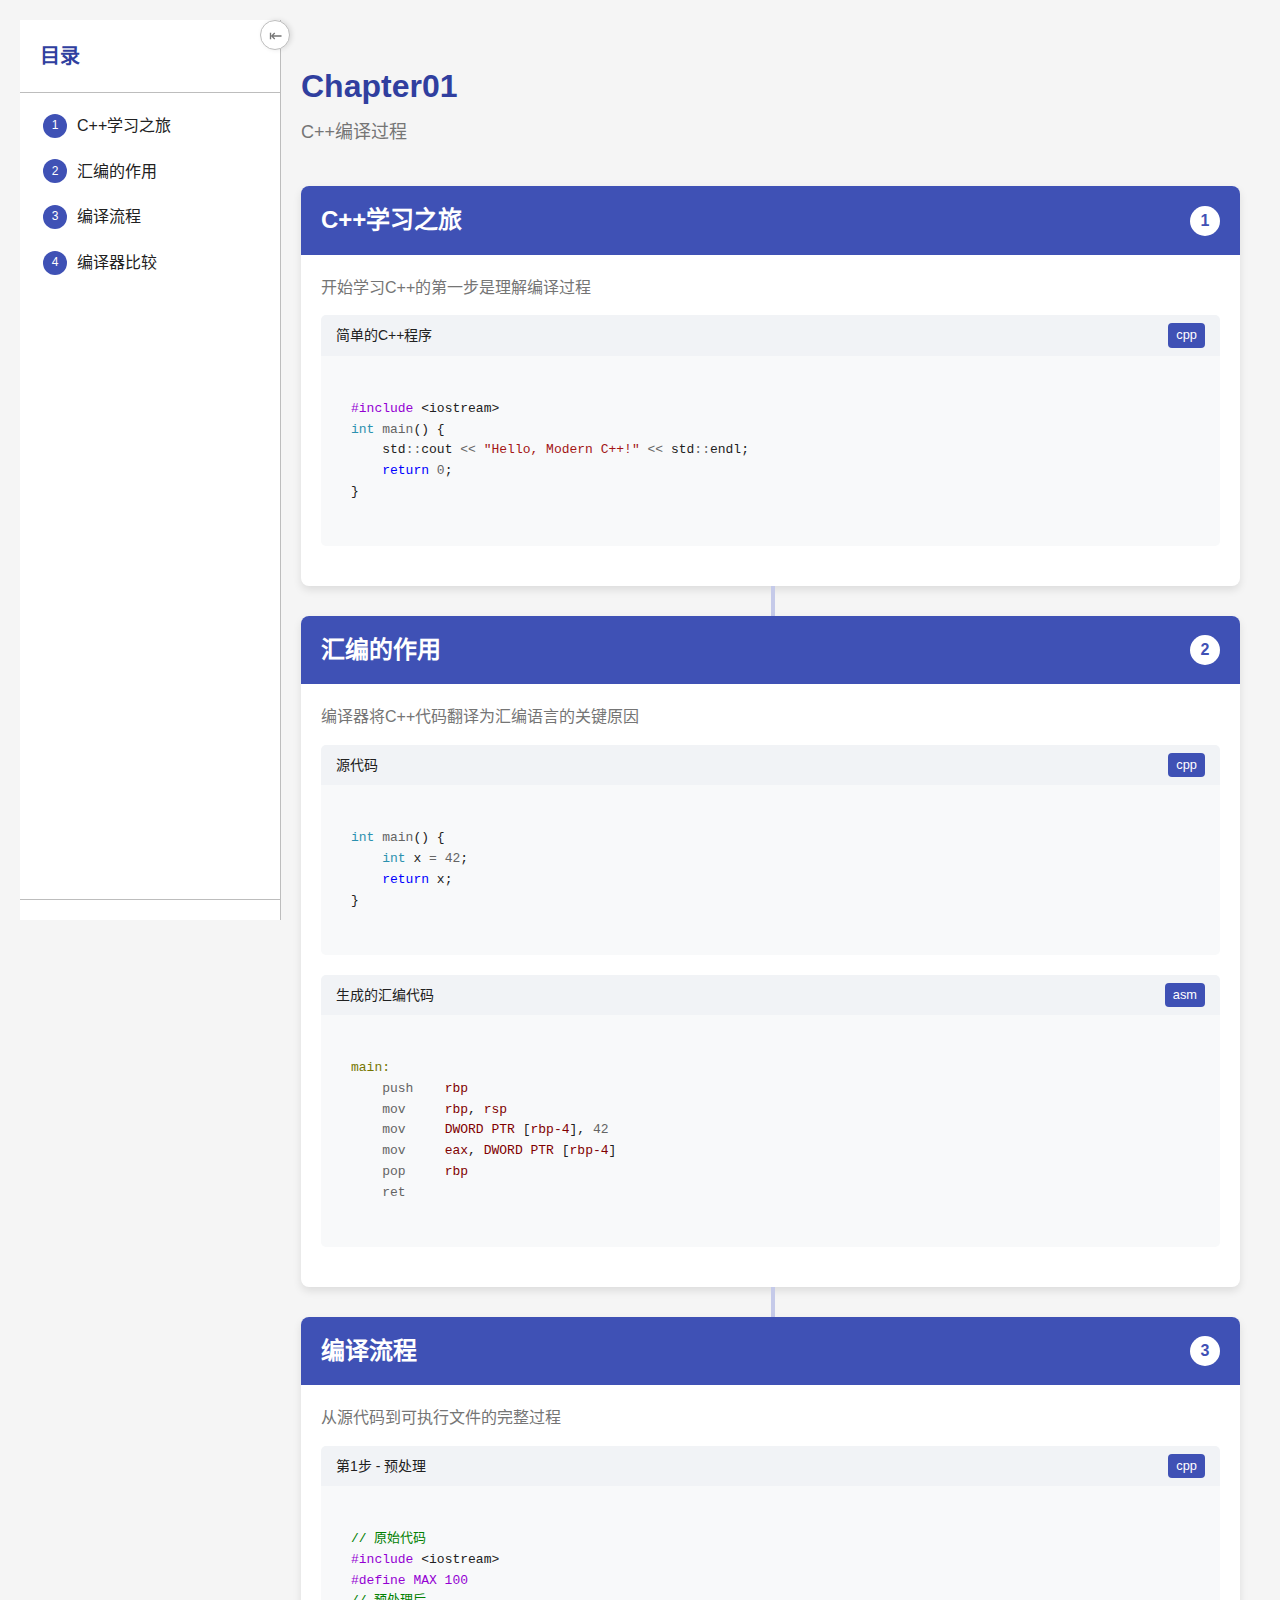
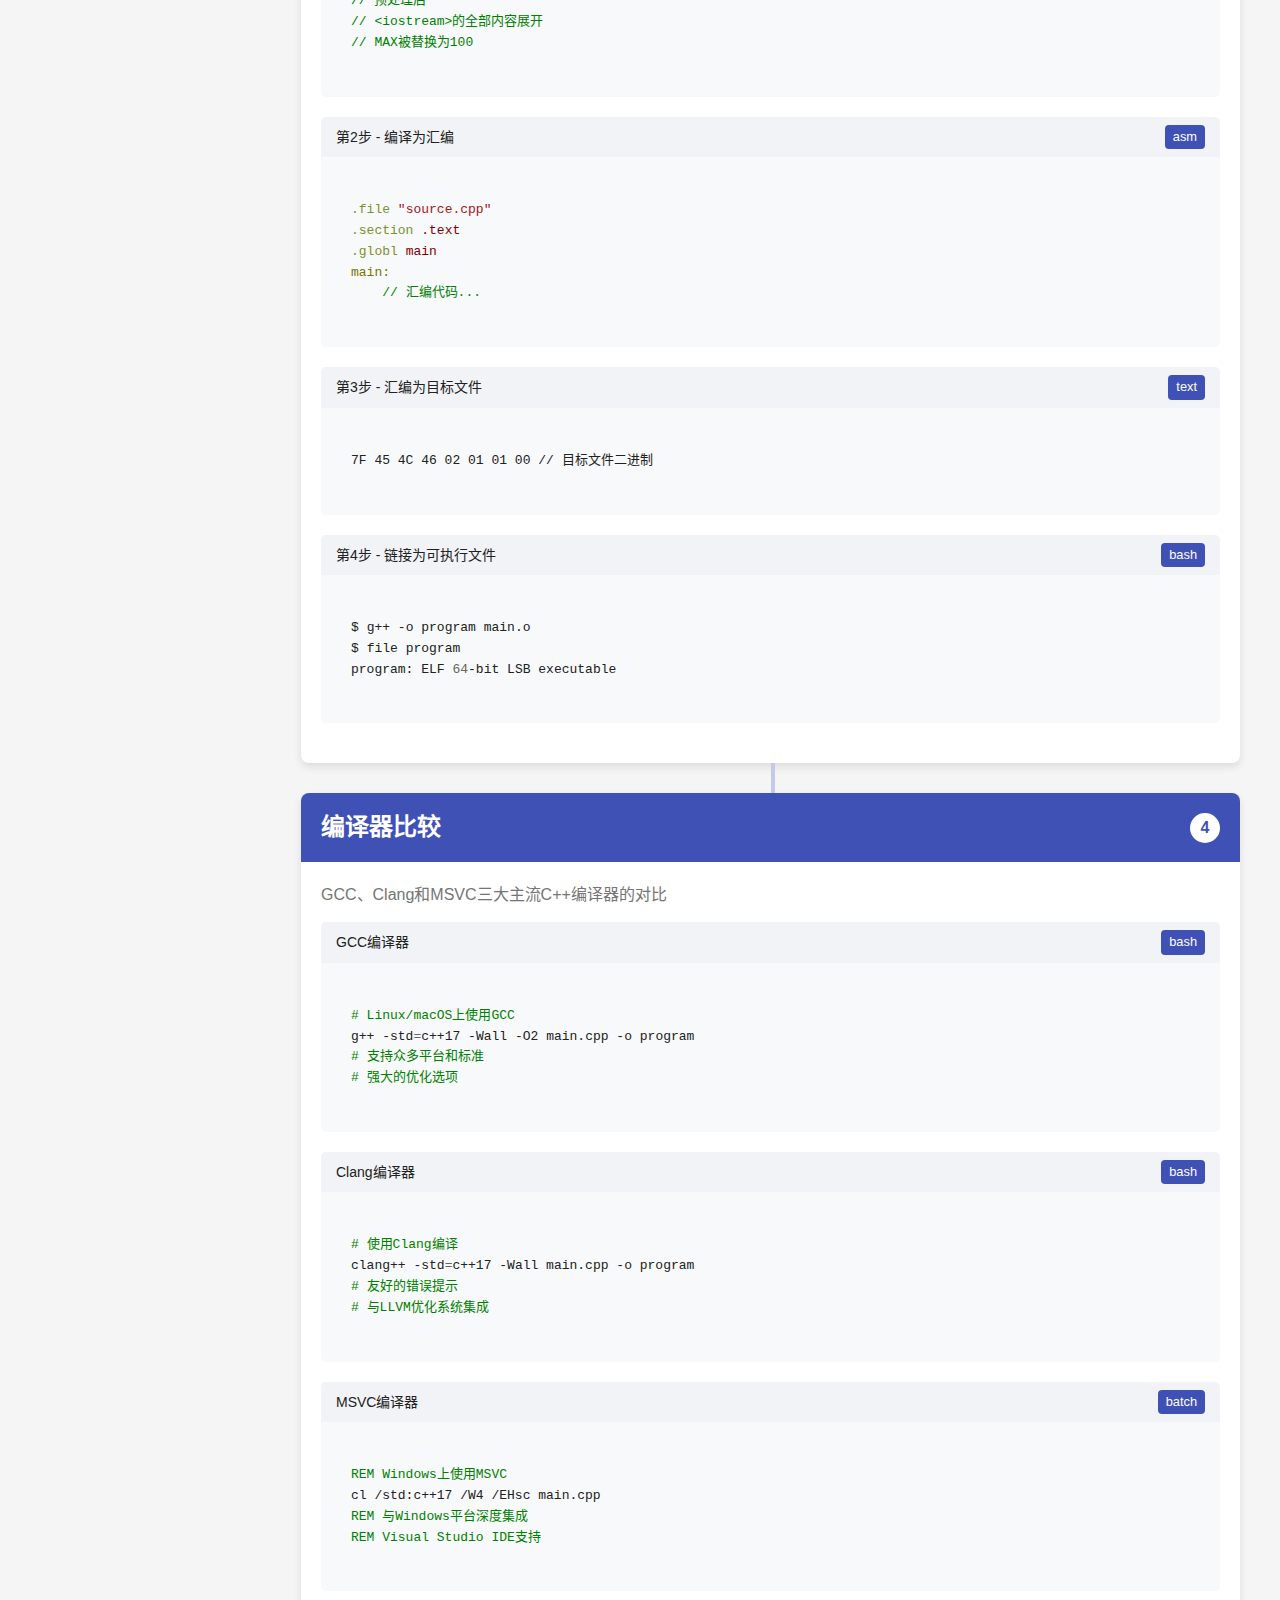
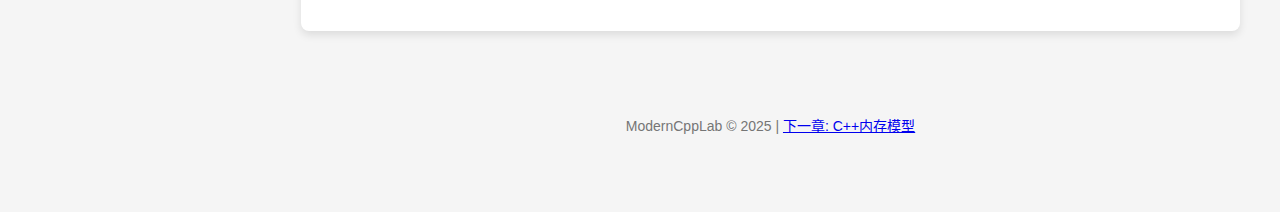
<file: index.html>
<!DOCTYPE html>
<html lang="zh-CN">
<head>
    <meta charset="UTF-8">
    <meta name="viewport" content="width=device-width, initial-scale=1.0">
    <title>Chapter01 - ModernCppLab</title>
    <link rel="stylesheet" href="../static/css/style.css">
</head>
<body>
    <div class="container">
        <!-- 侧边导航栏 -->
        <aside class="sidebar">
            <div class="sidebar-header">
                <h3>目录</h3>
            </div>
            <nav class="sidebar-nav">
                <ul class="nav-list">
                    
                    <li class="nav-item">
                        <a href="#card-1" class="nav-link">
                            <span class="nav-number">1</span>
                            <span class="nav-text">C++学习之旅</span>
                        </a>
                    </li>
                    
                    <li class="nav-item">
                        <a href="#card-2" class="nav-link">
                            <span class="nav-number">2</span>
                            <span class="nav-text">汇编的作用</span>
                        </a>
                    </li>
                    
                    <li class="nav-item">
                        <a href="#card-3" class="nav-link">
                            <span class="nav-number">3</span>
                            <span class="nav-text">编译流程</span>
                        </a>
                    </li>
                    
                    <li class="nav-item">
                        <a href="#card-4" class="nav-link">
                            <span class="nav-number">4</span>
                            <span class="nav-text">编译器比较</span>
                        </a>
                    </li>
                    
                </ul>
            </nav>
            <div class="sidebar-footer">
                <!-- 内部按钮移除 -->
            </div>

            <!-- 新增：固定位置的切换按钮 -->
            <button id="toggle-sidebar" class="toggle-button fixed-toggle">
                <span>&#x21E4;</span>
            </button>
        </aside>

        <!-- 主内容区域 -->
        <main class="main-content">
            <header>
                <h1>Chapter01</h1>
                <div class="subtitle">C++编译过程</div>
            </header>

            <div class="learning-path">
                
                    <div id="card-1" class="card card-connected">
    <div class="card-header">
        <h2>C++学习之旅</h2>
        <div class="step-number">1</div>
    </div>
    <div class="card-body">
        
        <div class="description">
            开始学习C++的第一步是理解编译过程
        </div>
        

        
            <div class="code-container">
                <div class="code-header">
                    <span>简单的C++程序</span>
                    <span class="language-badge">cpp</span>
                </div>
                <div class="code-block">
                    <div class="code-block"><pre><span></span><span class="cp">#include</span><span class="w"> </span><span class="cpf">&lt;iostream&gt;</span>
<span class="kt">int</span><span class="w"> </span><span class="nf">main</span><span class="p">()</span><span class="w"> </span><span class="p">{</span>
<span class="w">    </span><span class="n">std</span><span class="o">::</span><span class="n">cout</span><span class="w"> </span><span class="o">&lt;&lt;</span><span class="w"> </span><span class="s">&quot;Hello, Modern C++!&quot;</span><span class="w"> </span><span class="o">&lt;&lt;</span><span class="w"> </span><span class="n">std</span><span class="o">::</span><span class="n">endl</span><span class="p">;</span>
<span class="w">    </span><span class="k">return</span><span class="w"> </span><span class="mi">0</span><span class="p">;</span>
<span class="p">}</span>
</pre></div>

                </div>
            </div>
        
    </div>
</div>
                
                    <div id="card-2" class="card card-connected">
    <div class="card-header">
        <h2>汇编的作用</h2>
        <div class="step-number">2</div>
    </div>
    <div class="card-body">
        
        <div class="description">
            编译器将C++代码翻译为汇编语言的关键原因
        </div>
        

        
            <div class="code-container">
                <div class="code-header">
                    <span>源代码</span>
                    <span class="language-badge">cpp</span>
                </div>
                <div class="code-block">
                    <div class="code-block"><pre><span></span><span class="kt">int</span><span class="w"> </span><span class="nf">main</span><span class="p">()</span><span class="w"> </span><span class="p">{</span>
<span class="w">    </span><span class="kt">int</span><span class="w"> </span><span class="n">x</span><span class="w"> </span><span class="o">=</span><span class="w"> </span><span class="mi">42</span><span class="p">;</span>
<span class="w">    </span><span class="k">return</span><span class="w"> </span><span class="n">x</span><span class="p">;</span>
<span class="p">}</span>
</pre></div>

                </div>
            </div>
        
            <div class="code-container">
                <div class="code-header">
                    <span>生成的汇编代码</span>
                    <span class="language-badge">asm</span>
                </div>
                <div class="code-block">
                    <div class="code-block"><pre><span></span><span class="nl">main:</span>
<span class="w">    </span><span class="nf">push</span><span class="w">    </span><span class="no">rbp</span>
<span class="w">    </span><span class="nf">mov</span><span class="w">     </span><span class="no">rbp</span><span class="p">,</span><span class="w"> </span><span class="no">rsp</span>
<span class="w">    </span><span class="nf">mov</span><span class="w">     </span><span class="no">DWORD</span><span class="w"> </span><span class="no">PTR</span><span class="w"> </span><span class="p">[</span><span class="no">rbp-4</span><span class="p">],</span><span class="w"> </span><span class="mi">42</span>
<span class="w">    </span><span class="nf">mov</span><span class="w">     </span><span class="no">eax</span><span class="p">,</span><span class="w"> </span><span class="no">DWORD</span><span class="w"> </span><span class="no">PTR</span><span class="w"> </span><span class="p">[</span><span class="no">rbp-4</span><span class="p">]</span>
<span class="w">    </span><span class="nf">pop</span><span class="w">     </span><span class="no">rbp</span>
<span class="w">    </span><span class="nf">ret</span>
</pre></div>

                </div>
            </div>
        
    </div>
</div>
                
                    <div id="card-3" class="card card-connected">
    <div class="card-header">
        <h2>编译流程</h2>
        <div class="step-number">3</div>
    </div>
    <div class="card-body">
        
        <div class="description">
            从源代码到可执行文件的完整过程
        </div>
        

        
            <div class="code-container">
                <div class="code-header">
                    <span>第1步 - 预处理</span>
                    <span class="language-badge">cpp</span>
                </div>
                <div class="code-block">
                    <div class="code-block"><pre><span></span><span class="c1">// 原始代码</span>
<span class="cp">#include</span><span class="w"> </span><span class="cpf">&lt;iostream&gt;</span>
<span class="cp">#define MAX 100</span>
<span class="c1">// 预处理后</span>
<span class="c1">// &lt;iostream&gt;的全部内容展开</span>
<span class="c1">// MAX被替换为100</span>
</pre></div>

                </div>
            </div>
        
            <div class="code-container">
                <div class="code-header">
                    <span>第2步 - 编译为汇编</span>
                    <span class="language-badge">asm</span>
                </div>
                <div class="code-block">
                    <div class="code-block"><pre><span></span><span class="na">.file</span><span class="w"> </span><span class="s">&quot;source.cpp&quot;</span>
<span class="na">.section</span><span class="w"> </span><span class="no">.text</span>
<span class="na">.globl</span><span class="w"> </span><span class="no">main</span>
<span class="nl">main:</span>
<span class="w">    </span><span class="c1">// 汇编代码...</span>
</pre></div>

                </div>
            </div>
        
            <div class="code-container">
                <div class="code-header">
                    <span>第3步 - 汇编为目标文件</span>
                    <span class="language-badge">text</span>
                </div>
                <div class="code-block">
                    <div class="code-block"><pre><span></span>7F 45 4C 46 02 01 01 00 // 目标文件二进制
</pre></div>

                </div>
            </div>
        
            <div class="code-container">
                <div class="code-header">
                    <span>第4步 - 链接为可执行文件</span>
                    <span class="language-badge">bash</span>
                </div>
                <div class="code-block">
                    <div class="code-block"><pre><span></span>$<span class="w"> </span>g++<span class="w"> </span>-o<span class="w"> </span>program<span class="w"> </span>main.o
$<span class="w"> </span>file<span class="w"> </span>program
program:<span class="w"> </span>ELF<span class="w"> </span><span class="m">64</span>-bit<span class="w"> </span>LSB<span class="w"> </span>executable
</pre></div>

                </div>
            </div>
        
    </div>
</div>
                
                    <div id="card-4" class="card ">
    <div class="card-header">
        <h2>编译器比较</h2>
        <div class="step-number">4</div>
    </div>
    <div class="card-body">
        
        <div class="description">
            GCC、Clang和MSVC三大主流C++编译器的对比
        </div>
        

        
            <div class="code-container">
                <div class="code-header">
                    <span>GCC编译器</span>
                    <span class="language-badge">bash</span>
                </div>
                <div class="code-block">
                    <div class="code-block"><pre><span></span><span class="c1"># Linux/macOS上使用GCC</span>
g++<span class="w"> </span>-std<span class="o">=</span>c++17<span class="w"> </span>-Wall<span class="w"> </span>-O2<span class="w"> </span>main.cpp<span class="w"> </span>-o<span class="w"> </span>program
<span class="c1"># 支持众多平台和标准</span>
<span class="c1"># 强大的优化选项</span>
</pre></div>

                </div>
            </div>
        
            <div class="code-container">
                <div class="code-header">
                    <span>Clang编译器</span>
                    <span class="language-badge">bash</span>
                </div>
                <div class="code-block">
                    <div class="code-block"><pre><span></span><span class="c1"># 使用Clang编译</span>
clang++<span class="w"> </span>-std<span class="o">=</span>c++17<span class="w"> </span>-Wall<span class="w"> </span>main.cpp<span class="w"> </span>-o<span class="w"> </span>program
<span class="c1"># 友好的错误提示</span>
<span class="c1"># 与LLVM优化系统集成</span>
</pre></div>

                </div>
            </div>
        
            <div class="code-container">
                <div class="code-header">
                    <span>MSVC编译器</span>
                    <span class="language-badge">batch</span>
                </div>
                <div class="code-block">
                    <div class="code-block"><pre><span></span><span class="c1">REM Windows上使用MSVC</span>
cl /std:c++17 /W4 /EHsc main.cpp
<span class="c1">REM 与Windows平台深度集成</span>
<span class="c1">REM Visual Studio IDE支持</span>
</pre></div>

                </div>
            </div>
        
    </div>
</div>
                
            </div>

            <footer>
                <p>ModernCppLab © 2025 | <a href="#">下一章: C++内存模型</a></p>
            </footer>
        </main>
    </div>

    <script>
        // 侧边栏切换功能
        document.addEventListener('DOMContentLoaded', function() {
            const toggleButton = document.getElementById('toggle-sidebar');
            const container = document.querySelector('.container');

            toggleButton.addEventListener('click', function() {
                container.classList.toggle('sidebar-collapsed');

                // 更新按钮方向
                const icon = toggleButton.querySelector('span');
                if (container.classList.contains('sidebar-collapsed')) {
                    icon.innerHTML = '&#x21E5;';
                } else {
                    icon.innerHTML = '&#x21E4;';
                }
            });

            // 在小屏幕上自动折叠侧边栏
            function checkScreenSize() {
                if (window.innerWidth < 768) {
                    container.classList.add('sidebar-collapsed');
                    toggleButton.querySelector('span').innerHTML = '&#x21E5;';
                }
            }

            // 初始检查
            checkScreenSize();

            // 窗口调整时检查
            window.addEventListener('resize', checkScreenSize);

            // 点击锚点链接滚动到对应位置并高亮
            const navLinks = document.querySelectorAll('.nav-link');
            navLinks.forEach(link => {
                link.addEventListener('click', function(e) {
                    // 移除所有活动类
                    navLinks.forEach(l => l.classList.remove('active'));
                    // 添加活动类到当前点击的链接
                    this.classList.add('active');

                    // 小屏幕上点击后收起侧边栏
                    if (window.innerWidth < 768) {
                        container.classList.add('sidebar-collapsed');
                        toggleButton.querySelector('span').innerHTML = '&#x21E5;';
                    }
                });
            });

            // 监听滚动以高亮当前可见的卡片
            window.addEventListener('scroll', function() {
                const cards = document.querySelectorAll('.card');
                let closestCard = null;
                let closestDistance = Infinity;

                cards.forEach(card => {
                    const rect = card.getBoundingClientRect();
                    const distance = Math.abs(rect.top);

                    if (distance < closestDistance) {
                        closestDistance = distance;
                        closestCard = card;
                    }
                });

                if (closestCard) {
                    const id = closestCard.id;
                    navLinks.forEach(link => {
                        link.classList.remove('active');
                        if (link.getAttribute('href') === '#' + id) {
                            link.classList.add('active');
                        }
                    });
                }
            });
        });
    </script>
</body>
</html>
</file>
<file: static/css/style.css>
:root {
    --primary-color: #3F51B5;
    --primary-light: #C5CAE9;
    --primary-dark: #303F9F;
    --accent-color: #FF4081;
    --text-primary: #212121;
    --text-secondary: #757575;
    --divider-color: #BDBDBD;
    --card-shadow: 0 4px 8px rgba(0,0,0,0.1);
    --hover-shadow: 0 8px 16px rgba(0,0,0,0.15);
}

body {
    font-family: 'Segoe UI', 'Roboto', Arial, sans-serif;
    line-height: 1.6;
    color: var(--text-primary);
    background-color: #f5f5f5;
    margin: 0;
    padding: 20px;
}

.container {
    max-width: 1200px;
    margin: 0 auto;
}

header {
    text-align: center;
    margin-bottom: 40px;
}

h1 {
    color: var(--primary-dark);
    font-size: 32px;
    margin-bottom: 5px;
}

h2 {
    font-size: 24px;
    margin: 0;
}

.subtitle {
    color: var(--text-secondary);
    font-size: 18px;
}

.learning-path {
    display: flex;
    flex-direction: column;
    gap: 30px;
}

.card {
    background: white;
    border-radius: 8px;
    box-shadow: var(--card-shadow);
    transition: all 0.3s ease;
    position: relative;
    z-index: 1;
}

.card:hover {
    transform: translateY(-5px);
    box-shadow: var(--hover-shadow);
}

.card-connected:after {
    content: "";
    position: absolute;
    bottom: -30px;
    left: 50%;
    width: 4px;
    height: 30px;
    background-color: var(--primary-light);
    z-index: 0;
}

.card-header {
    background: var(--primary-color);
    color: white;
    padding: 15px 20px;
    border-radius: 8px 8px 0 0;
    display: flex;
    justify-content: space-between;
    align-items: center;
}

.step-number {
    background: white;
    color: var(--primary-color);
    width: 30px;
    height: 30px;
    border-radius: 50%;
    display: flex;
    align-items: center;
    justify-content: center;
    font-weight: bold;
}

.card-body {
    padding: 20px;
}

.description {
    margin-bottom: 15px;
    font-size: 16px;
    color: var(--text-secondary);
}

.code-container {
    margin-bottom: 20px;
}

.code-header {
    background: #f1f3f6;
    padding: 8px 15px;
    border-radius: 5px 5px 0 0;
    font-size: 14px;
    display: flex;
    justify-content: space-between;
    align-items: center;
}

.language-badge {
    background-color: var(--primary-color);
    color: white;
    padding: 2px 8px;
    border-radius: 4px;
    font-size: 0.8rem;
}

.code-block {
    background: #f8f9fa;
    border-radius: 0 0 5px 5px;
    padding: 15px;
    overflow-x: auto;
}

/* 代码高亮样式 */
.code-block .hll { background-color: #ffffcc }
.code-block .c { color: #008000 } /* 注释 */
.code-block .k { color: #0000ff } /* 关键词 */
.code-block .o { color: #666666 } /* 运算符 */
.code-block .cm { color: #008000 } /* 多行注释 */
.code-block .cp { color: #9400d3 } /* 预处理指令 */
.code-block .c1 { color: #008000 } /* 单行注释 */
.code-block .cs { color: #008000 } /* 特殊注释 */
.code-block .gd { color: #a00000 } /* 通用删除 */
.code-block .ge { font-style: italic } /* 通用强调 */
.code-block .gr { color: #ff0000 } /* 通用错误 */
.code-block .gh { color: #000080; font-weight: bold } /* 通用突出 */
.code-block .gi { color: #00a000 } /* 通用插入 */
.code-block .go { color: #000000 } /* 通用输出 */
.code-block .gp { color: #c65d09; font-weight: bold } /* 通用提示 */
.code-block .gs { font-weight: bold } /* 通用强 */
.code-block .gu { color: #800080; font-weight: bold } /* 通用子突出 */
.code-block .gt { color: #0044dd } /* 通用追踪 */
.code-block .kc { color: #0000ff } /* 关键词常量 */
.code-block .kd { color: #0000ff } /* 关键词声明 */
.code-block .kn { color: #0000ff } /* 关键词命名空间 */
.code-block .kp { color: #0000ff } /* 关键词伪 */
.code-block .kr { color: #0000ff } /* 关键词保留 */
.code-block .kt { color: #2b91af } /* 关键词类型 */
.code-block .m { color: #646464 } /* 数字 */
.code-block .s { color: #a31515 } /* 字符串 */
.code-block .na { color: #7d9029 } /* 名称属性 */
.code-block .nb { color: #0000ff } /* 名称内置 */
.code-block .nc { color: #2b91af } /* 名称类 */
.code-block .no { color: #800000 } /* 名称常量 */
.code-block .nd { color: #aa22ff } /* 名称装饰器 */
.code-block .ni { color: #700000 } /* 名称实体 */
.code-block .ne { color: #cb3837; font-weight: bold } /* 名称异常 */
.code-block .nf { color: #646464 } /* 名称函数 */
.code-block .nl { color: #767600 } /* 名称标签 */
.code-block .nn { color: #646464 } /* 名称命名空间 */
.code-block .nt { color: #0000ff } /* 名称标记 */
.code-block .nv { color: #800000 } /* 名称变量 */
.code-block .ow { color: #0000ff } /* 运算符词 */
.code-block .w { color: #bbbbbb } /* 文本空白 */
.code-block .mb { color: #646464 } /* 数字二进制 */
.code-block .mf { color: #646464 } /* 数字浮点 */
.code-block .mh { color: #646464 } /* 数字十六 */
.code-block .mi { color: #646464 } /* 数字整型 */
.code-block .mo { color: #646464 } /* 数字八进制 */
.code-block .sa { color: #a31515 } /* 字符串所有 */
.code-block .sb { color: #a31515 } /* 字符串反引号 */
.code-block .sc { color: #a31515 } /* 字符串字符 */
.code-block .dl { color: #a31515 } /* 字符串定界符 */
.code-block .sd { color: #a31515 } /* 字符串文档 */
.code-block .s2 { color: #a31515 } /* 字符串双引号 */
.code-block .se { color: #a31515 } /* 字符串转义 */
.code-block .sh { color: #a31515 } /* 字符串heredoc */
.code-block .si { color: #a31515 } /* 字符串插值 */
.code-block .sx { color: #a31515 } /* 字符串其他 */
.code-block .sr { color: #a31515 } /* 字符串正则 */
.code-block .s1 { color: #a31515 } /* 字符串单引号 */
.code-block .ss { color: #a31515 } /* 字符串符号 */
.code-block .bp { color: #0000ff } /* 名称内置伪 */
.code-block .fm { color: #646464 } /* 名称函数魔法 */
.code-block .vc { color: #800000 } /* 名称变量类 */
.code-block .vg { color: #800000 } /* 名称变量全局 */
.code-block .vi { color: #800000 } /* 名称变量实例 */
.code-block .vm { color: #800000 } /* 名称变量魔法 */
.code-block .il { color: #646464 } /* 数字字面整型长 */

footer {
    text-align: center;
    margin-top: 50px;
    color: var(--text-secondary);
    font-size: 14px;
    padding: 20px 0;
}

@media (max-width: 768px) {
    .learning-path {
        padding: 0 10px;
    }
}

/* 新增添 - 左侧目录和布局 */
.container {
    display: flex;
    transition: all 0.3s ease;
    max-width: 100%;
    margin: 0;
    position: relative;
}

.sidebar {
    width: 260px;
    height: 100vh;
    background: white;
    border-right: 1px solid var(--divider-color);
    position: sticky;
    top: 0;
    display: flex;
    flex-direction: column;
    transition: all 0.3s ease;
    z-index: 10;
}

.sidebar-header {
    padding: 20px;
    border-bottom: 1px solid var(--divider-color);
}

.sidebar-header h3 {
    margin: 0;
    color: var(--primary-dark);
    font-size: 20px;
}

.sidebar-nav {
    flex: 1;
    overflow-y: auto;
    padding: 10px 0;
}

.nav-list {
    list-style: none;
    padding: 0;
    margin: 0;
}

.nav-item {
    margin: 0;
    padding: 0;
}

.nav-link {
    display: flex;
    align-items: center;
    padding: 10px 20px;
    color: var(--text-primary);
    text-decoration: none;
    transition: all 0.2s ease;
    border-left: 3px solid transparent;
}

.nav-link:hover {
    background-color: var(--primary-light);
    border-left-color: var(--primary-color);
}

.nav-link.active {
    background-color: var(--primary-light);
    border-left-color: var(--primary-color);
    color: var(--primary-dark);
    font-weight: bold;
}

.nav-number {
    display: flex;
    align-items: center;
    justify-content: center;
    width: 24px;
    height: 24px;
    background-color: var(--primary-color);
    color: white;
    border-radius: 50%;
    font-size: 12px;
    margin-right: 10px;
}

.nav-text {
    flex: 1;
    white-space: nowrap;
    overflow: hidden;
    text-overflow: ellipsis;
}

.sidebar-footer {
    padding: 10px;
    border-top: 1px solid var(--divider-color);
    display: flex;
    justify-content: flex-end;
}

.toggle-button {
    background: none;
    border: none;
    color: var(--text-secondary);
    cursor: pointer;
    padding: 5px 10px;
    font-size: 16px;
    border-radius: 3px;
}

.toggle-button:hover {
    background-color: var(--primary-light);
    color: var(--primary-dark);
}

.main-content {
    flex: 1;
    padding: 20px;
    transition: all 0.3s ease;
}

/* 侧边栏折叠状态 */
.sidebar-collapsed .sidebar {
    width: 0;
    overflow: hidden;
}

.sidebar-collapsed .main-content {
    margin-left: 0;
}

/* 响应式设计 */
@media (max-width: 768px) {
    .sidebar {
        position: fixed;
        box-shadow: 2px 0 10px rgba(0,0,0,0.1);
    }

    .main-content {
        width: 100%;
    }
}

/* 调整原有样式 */
header {
    text-align: left;
    margin-bottom: 40px;
}

/* 平滑滚动 */
html {
    scroll-behavior: smooth;
}

/* 确保卡片有一个适当的滚动偏移量 */
.card {
    scroll-margin-top: 20px;
}

/* 固定位置的切换按钮 */
.fixed-toggle {
    position: fixed;
    top: 20px;
    left: 260px; /* 默认与侧边栏宽度相同 */
    background-color: white;
    border: 1px solid var(--divider-color);
    box-shadow: 2px 0 5px rgba(0,0,0,0.1);
    z-index: 20;
    transition: all 0.3s ease;
    width: 30px;
    height: 30px;
    display: flex;
    align-items: center;
    justify-content: center;
    border-radius: 50%;
    padding: 0;
}

.sidebar-collapsed .fixed-toggle {
    left: 10px; /* 侧边栏折叠时靠近左侧 */
}

.fixed-toggle:hover {
    background-color: var(--primary-light);
    color: var(--primary-dark);
}
</file>
